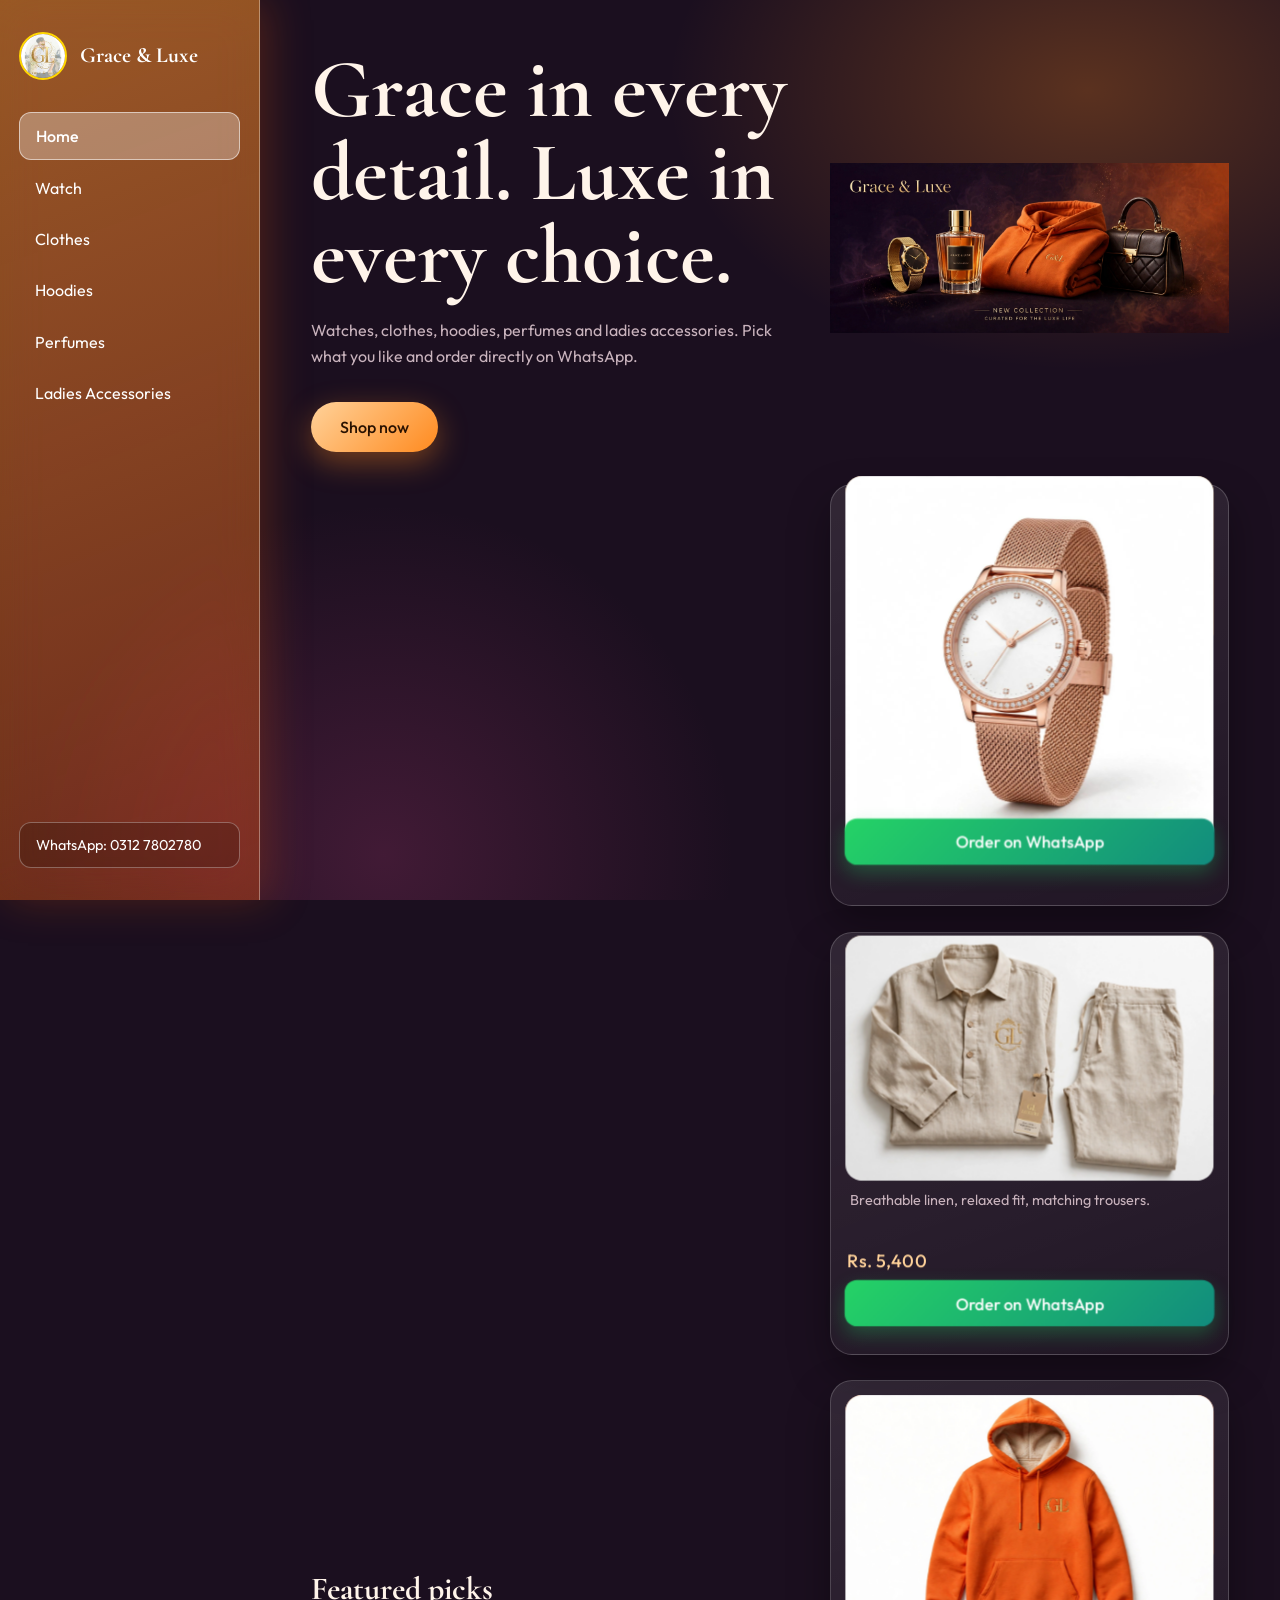
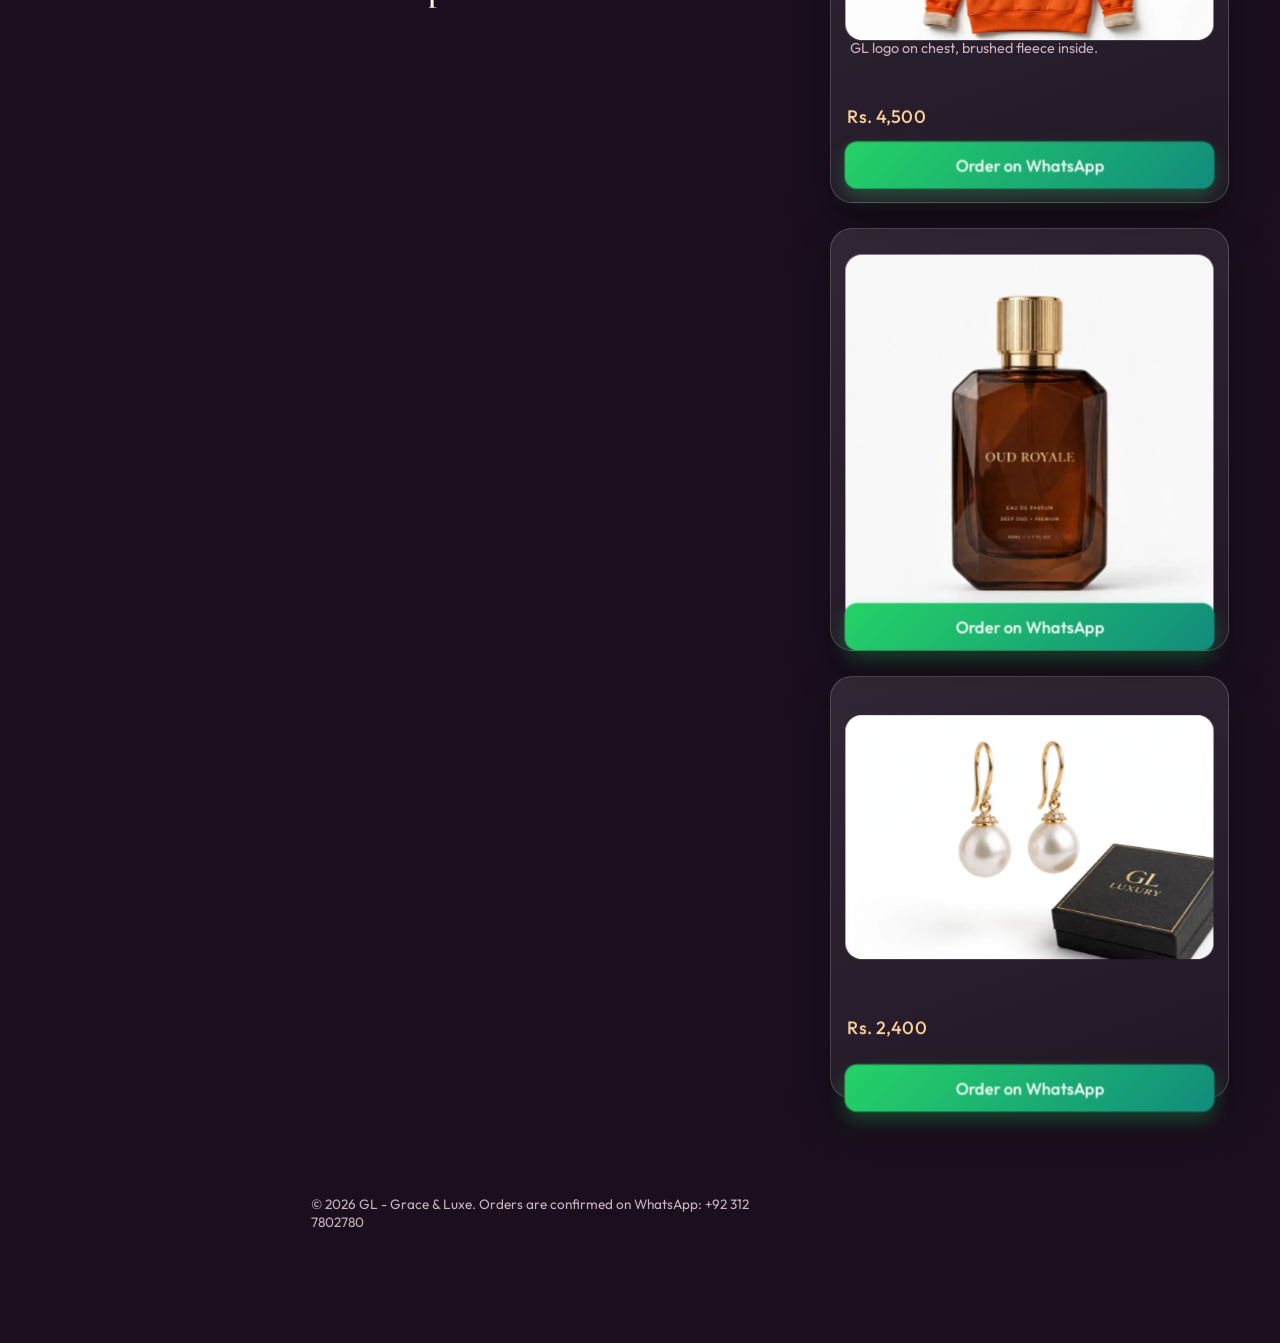
<file: GL Website/index.html>
<!DOCTYPE html>
<html lang="en">
<head>
<meta charset="UTF-8">
<meta name="viewport" content="width=device-width, initial-scale=1">
<title>GL - Grace & Luxe</title>
<link href="https://fonts.googleapis.com/css2?family=Cormorant+Garamond:wght@500;700&family=Outfit:wght@300;400;500&display=swap" rel="stylesheet">
<link rel="stylesheet" href="style.css">
</head>
<body>
<div class="bg-glow"></div>
<button class="menu-btn" id="menuBtn" aria-label="Open menu">☰</button>

<aside class="sidebar" id="sidebar">
  <a href="index.html" class="brand">
    <img src="logo.png" class="brand-mark-img" alt="GL Logo">
    <span class="brand-name">Grace &amp; Luxe</span>
  </a>
  <nav>
    <a href="index.html" class="active">Home</a>
    <a href="watch.html">Watch</a>
    <a href="clothes.html">Clothes</a>
    <a href="hoodies.html">Hoodies</a>
    <a href="perfumes.html">Perfumes</a>
    <a href="accessories.html">Ladies Accessories</a>
  </nav>
  <a class="side-wa" target="_blank" rel="noopener" href="https://wa.me/923127802780">WhatsApp: 0312 7802780</a>
</aside>

<main class="content">
  <section class="hero">
    <div>
      <h1>Grace in every detail. Luxe in every choice.</h1>
      <p>Watches, clothes, hoodies, perfumes and ladies accessories. Pick what you like and order directly on WhatsApp.</p>
      <a class="btn-main" href="watch.html">Shop now</a>
    </div>
    <div class="scene">
  <div class="hero-img">
    <img src="images/rr.jpg" alt="GL - Grace & Luxe" style="width: 100%; height: 200%; object-fit: cover;">
    
  </div>
</div>

  <h2 class="section-head">Featured picks</h2>
  <div class="grid" id="featured"></div>

  <footer>© 2026 GL - Grace &amp; Luxe. Orders are confirmed on WhatsApp: +92 312 7802780</footer>
</main>

<script src="script.js"></script>
</body>
</html>
</file>
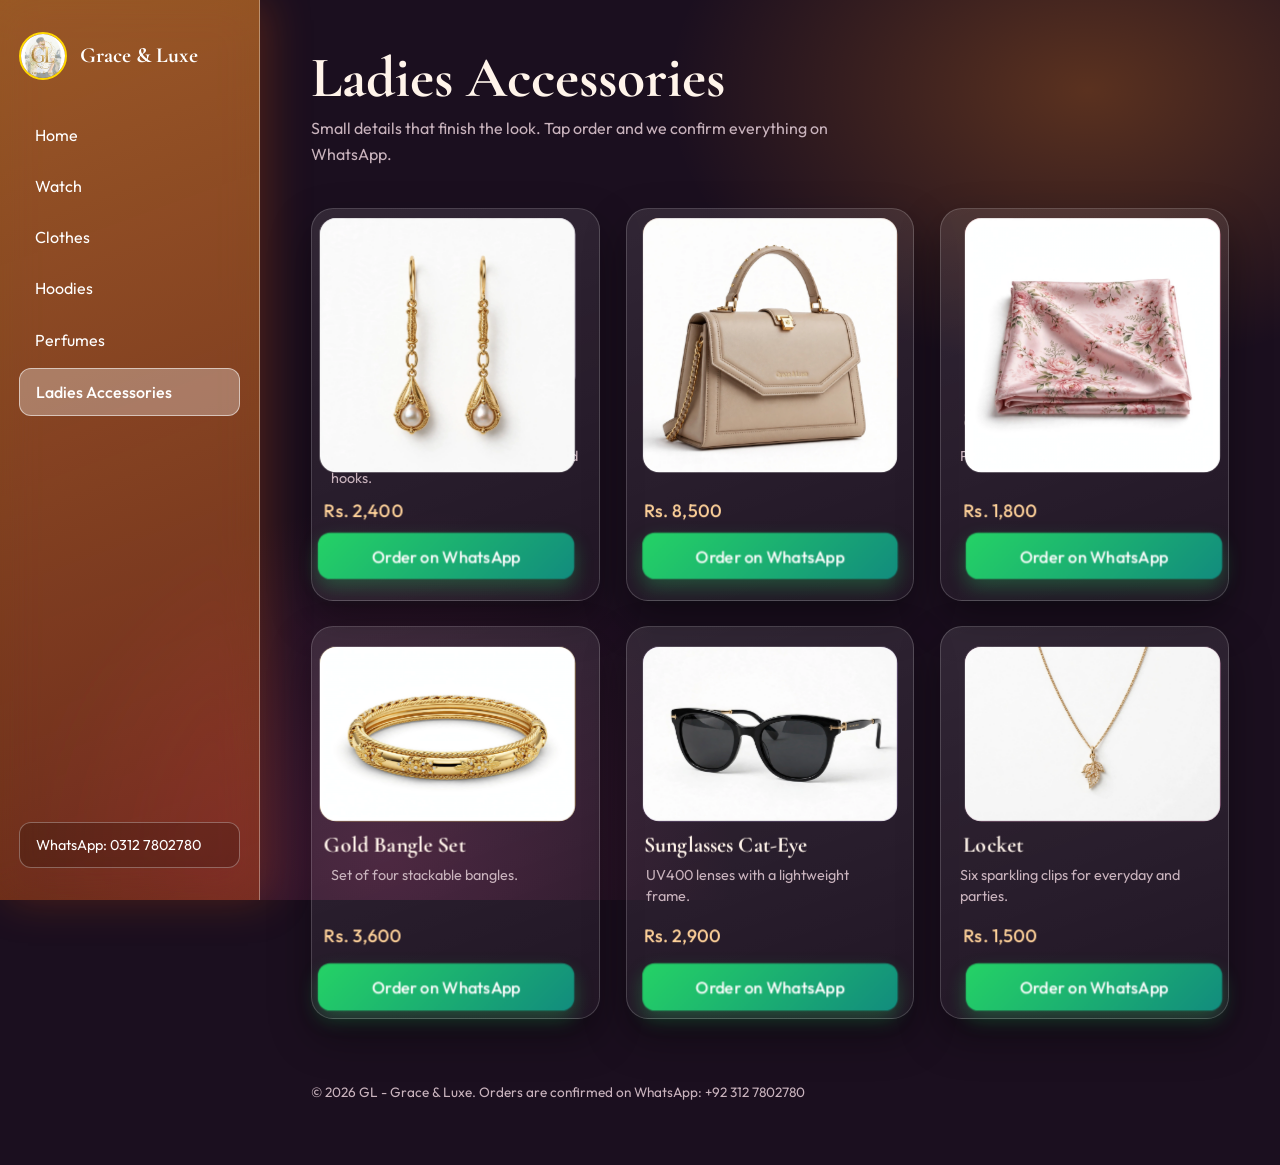
<file: GL Website/accessories.html>
<!DOCTYPE html>
<html lang="en">
<head>
<meta charset="UTF-8">
<meta name="viewport" content="width=device-width, initial-scale=1">
<title>Ladies Accessories | GL - Grace & Luxe</title>
<link href="https://fonts.googleapis.com/css2?family=Cormorant+Garamond:wght@500;700&family=Outfit:wght@300;400;500&display=swap" rel="stylesheet">
<link rel="stylesheet" href="style.css">
</head>
<body>
<div class="bg-glow"></div>
<button class="menu-btn" id="menuBtn" aria-label="Open menu">☰</button>

<aside class="sidebar" id="sidebar">
  <a href="index.html" class="brand">
    <img src="logo.png" class="brand-mark-img" alt="GL Logo">
    <span class="brand-name">Grace &amp; Luxe</span>
  </a>
  <nav>
    <a href="index.html">Home</a>
    <a href="watch.html">Watch</a>
    <a href="clothes.html">Clothes</a>
    <a href="hoodies.html">Hoodies</a>
    <a href="perfumes.html">Perfumes</a>
    <a href="accessories.html" class="active">Ladies Accessories</a>
  </nav>
  <a class="side-wa" target="_blank" rel="noopener" href="https://wa.me/923127802780">WhatsApp: 0312 7802780</a>
</aside>

<main class="content">
  <h1 class="page-title">Ladies Accessories</h1>
  <p class="page-sub">Small details that finish the look. Tap order and we confirm everything on WhatsApp.</p>

  <div class="grid" id="products"></div>

  <footer>© 2026 GL - Grace &amp; Luxe. Orders are confirmed on WhatsApp: +92 312 7802780</footer>
</main>

<script src="accessories.js"></script>
</body>
</html>
</file>
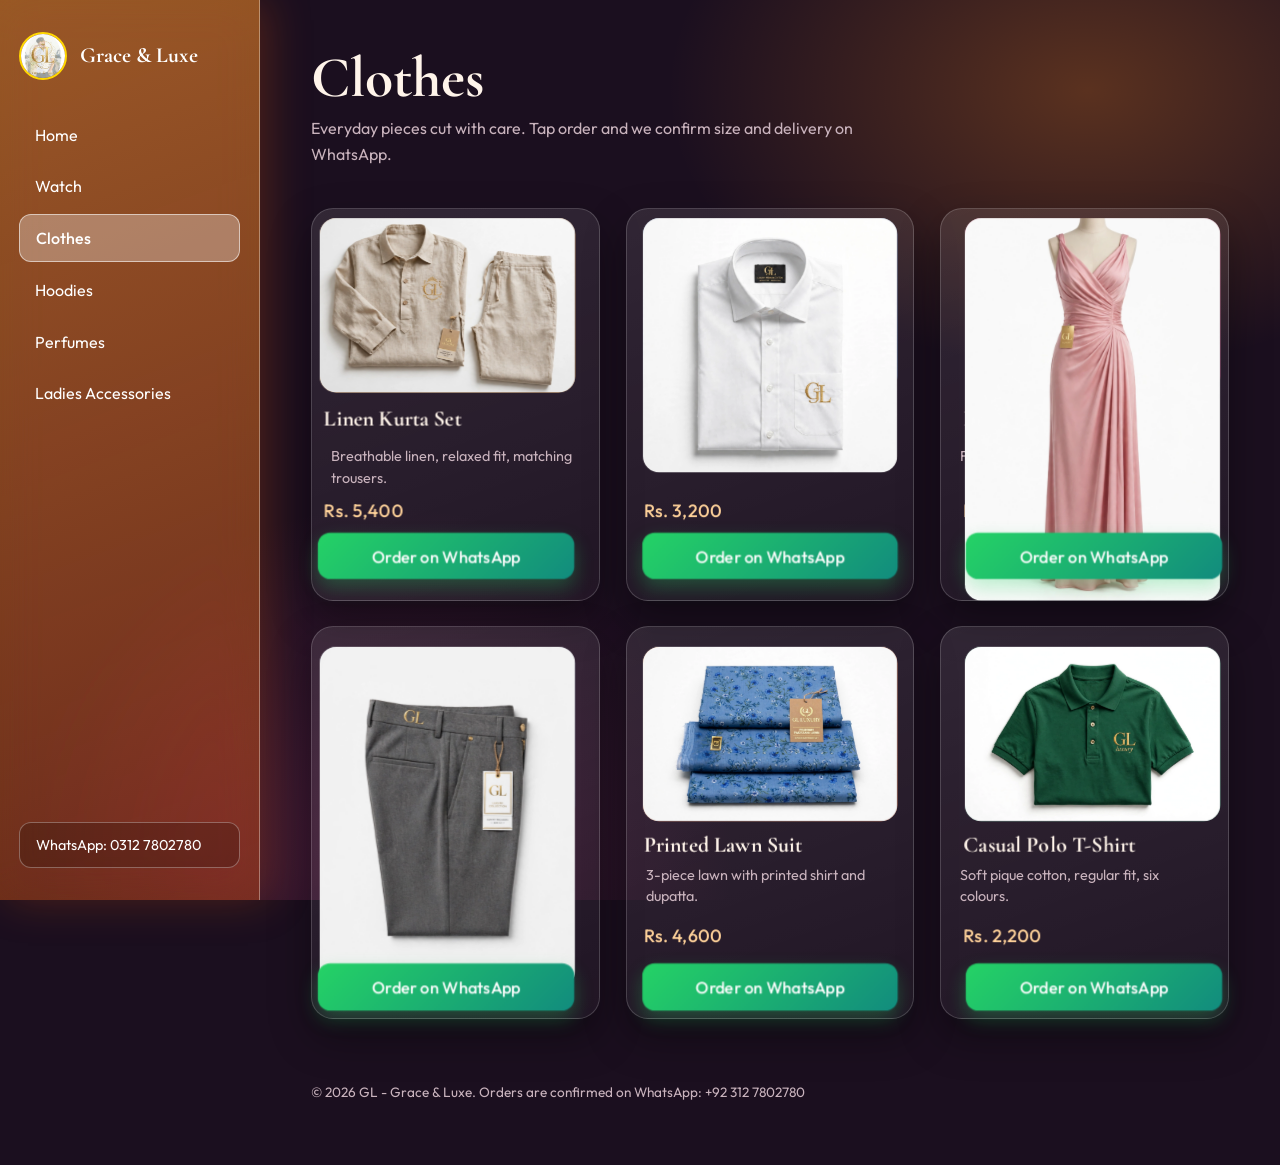
<file: GL Website/clothes.html>
<!DOCTYPE html>
<html lang="en">
<head>
<meta charset="UTF-8">
<meta name="viewport" content="width=device-width, initial-scale=1">
<title>Clothes | GL - Grace & Luxe</title>
<link href="https://fonts.googleapis.com/css2?family=Cormorant+Garamond:wght@500;700&family=Outfit:wght@300;400;500&display=swap" rel="stylesheet">
<link rel="stylesheet" href="style.css">
</head>
<body>
<div class="bg-glow"></div>
<button class="menu-btn" id="menuBtn" aria-label="Open menu">☰</button>

<aside class="sidebar" id="sidebar">
  <a href="index.html" class="brand">
    <img src="logo.png" class="brand-mark-img" alt="GL Logo">
    <span class="brand-name">Grace &amp; Luxe</span>
  </a>
  <nav>
    <a href="index.html">Home</a>
    <a href="watch.html">Watch</a>
    <a href="clothes.html" class="active">Clothes</a>
    <a href="hoodies.html">Hoodies</a>
    <a href="perfumes.html">Perfumes</a>
    <a href="accessories.html">Ladies Accessories</a>
  </nav>
  <a class="side-wa" target="_blank" rel="noopener" href="https://wa.me/923127802780">WhatsApp: 0312 7802780</a>
</aside>

<main class="content">
  <h1 class="page-title">Clothes</h1>
  <p class="page-sub">Everyday pieces cut with care. Tap order and we confirm size and delivery on WhatsApp.</p>

  <div class="grid" id="products"></div>

  <footer>© 2026 GL - Grace &amp; Luxe. Orders are confirmed on WhatsApp: +92 312 7802780</footer>
</main>

<script src="clothes.js"></script>
</body>
</html>
</file>
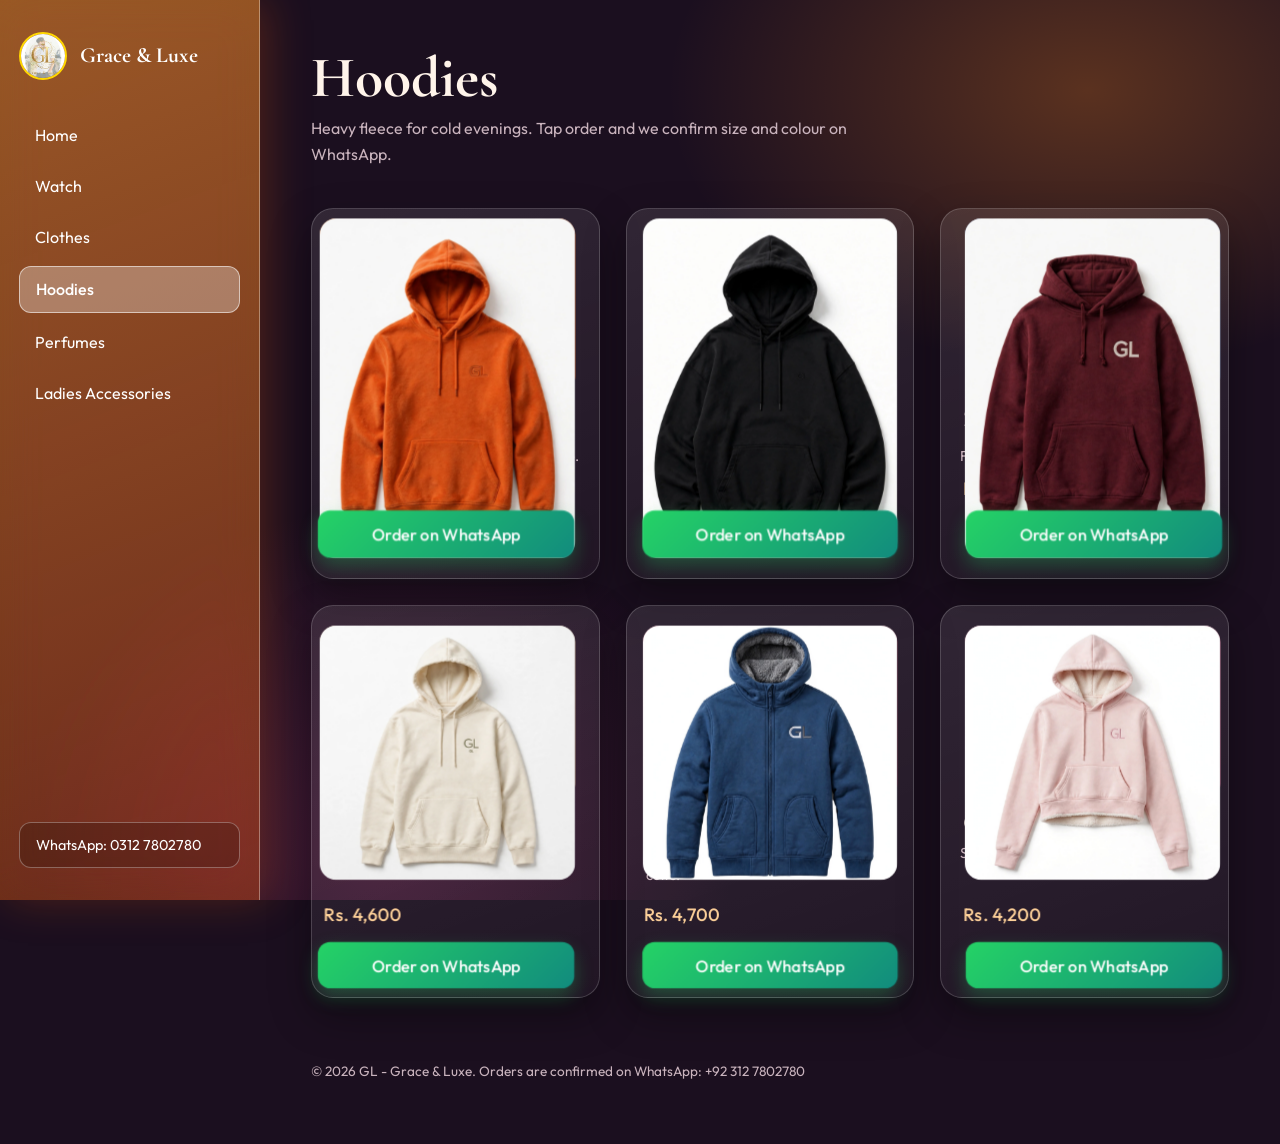
<file: GL Website/hoodies.html>
<!DOCTYPE html>
<html lang="en">
<head>
<meta charset="UTF-8">
<meta name="viewport" content="width=device-width, initial-scale=1">
<title>Hoodies | GL - Grace & Luxe</title>
<link href="https://fonts.googleapis.com/css2?family=Cormorant+Garamond:wght@500;700&family=Outfit:wght@300;400;500&display=swap" rel="stylesheet">
<link rel="stylesheet" href="style.css">
</head>
<body>
<div class="bg-glow"></div>
<button class="menu-btn" id="menuBtn" aria-label="Open menu">☰</button>

<aside class="sidebar" id="sidebar">
  <a href="index.html" class="brand">
  <img src="logo.png" class="brand-mark-img" alt="GL Logo">
    <span class="brand-name">Grace &amp; Luxe</span>
  </a>
  <nav>
    <a href="index.html">Home</a>
    <a href="watch.html">Watch</a>
    <a href="clothes.html">Clothes</a>
    <a href="hoodies.html" class="active">Hoodies</a>
    <a href="perfumes.html">Perfumes</a>
    <a href="accessories.html">Ladies Accessories</a>
  </nav>
  <a class="side-wa" target="_blank" rel="noopener" href="https://wa.me/923127802780">WhatsApp: 0312 7802780</a>
</aside>

<main class="content">
  <h1 class="page-title">Hoodies</h1>
  <p class="page-sub">Heavy fleece for cold evenings. Tap order and we confirm size and colour on WhatsApp.</p>

  <div class="grid" id="products"></div>

  <footer>© 2026 GL - Grace &amp; Luxe. Orders are confirmed on WhatsApp: +92 312 7802780</footer>
</main>

<script src="hoodies.js"></script>
</body>
</html>
</file>
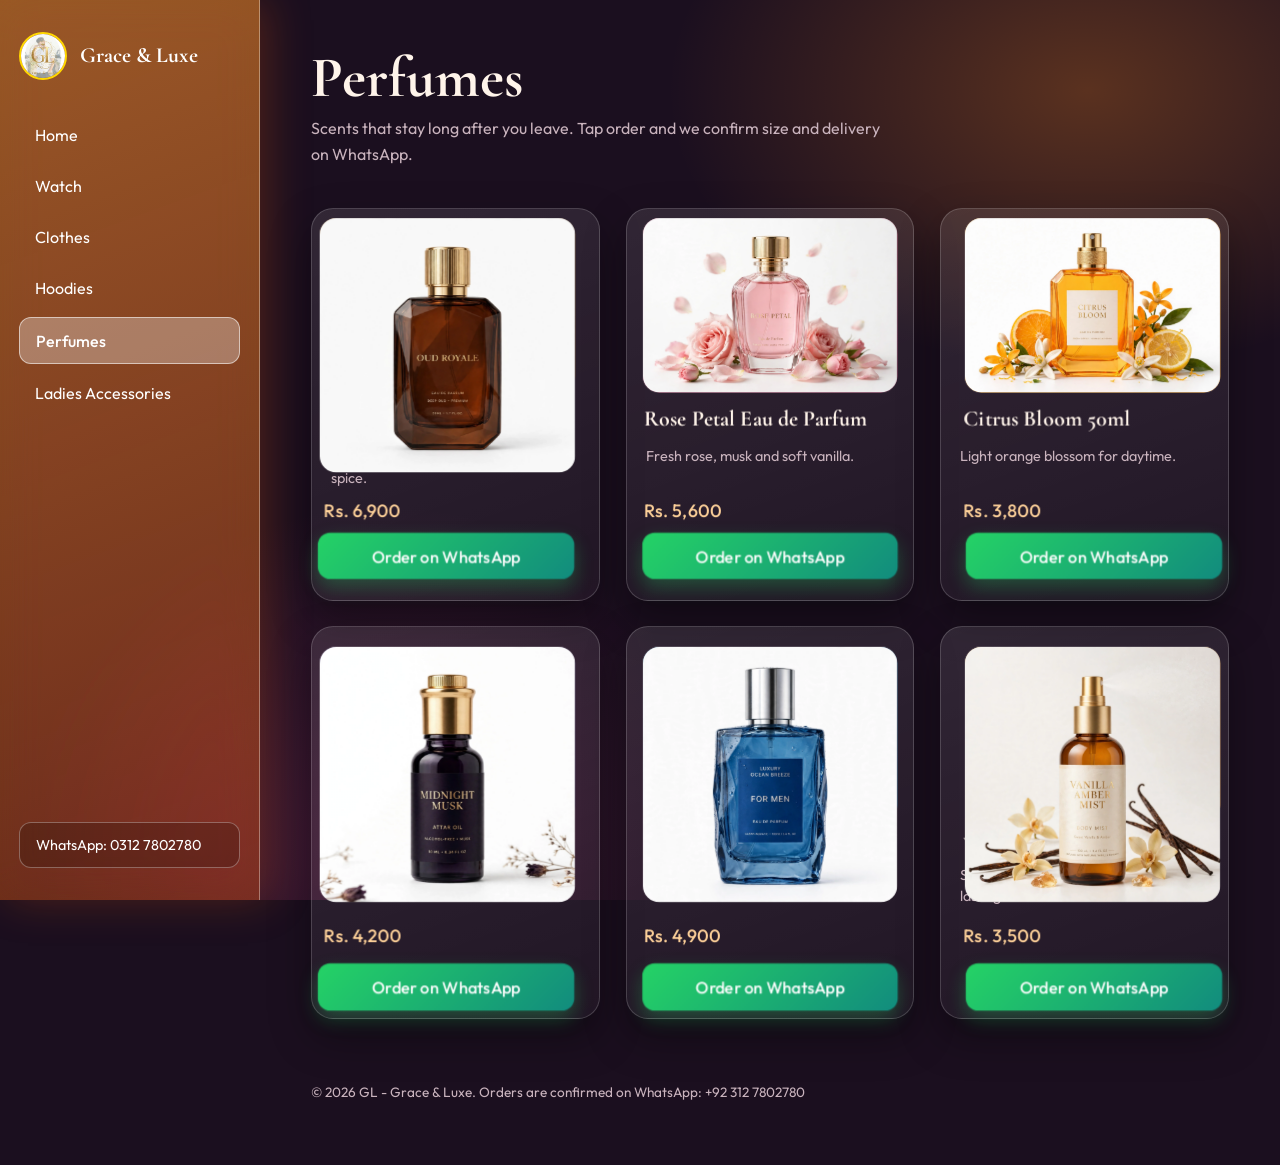
<file: GL Website/perfumes.html>
<!DOCTYPE html>
<html lang="en">
<head>
<meta charset="UTF-8">
<meta name="viewport" content="width=device-width, initial-scale=1">
<title>Perfumes | GL - Grace & Luxe</title>
<link href="https://fonts.googleapis.com/css2?family=Cormorant+Garamond:wght@500;700&family=Outfit:wght@300;400;500&display=swap" rel="stylesheet">
<link rel="stylesheet" href="style.css">
</head>
<body>
<div class="bg-glow"></div>
<button class="menu-btn" id="menuBtn" aria-label="Open menu">☰</button>

<aside class="sidebar" id="sidebar">
  <a href="index.html" class="brand">
   <img src="logo.png" class="brand-mark-img" alt="GL Logo">
    <span class="brand-name">Grace &amp; Luxe</span>
  </a>
  <nav>
    <a href="index.html">Home</a>
    <a href="watch.html">Watch</a>
    <a href="clothes.html">Clothes</a>
    <a href="hoodies.html">Hoodies</a>
    <a href="perfumes.html" class="active">Perfumes</a>
    <a href="accessories.html">Ladies Accessories</a>
  </nav>
  <a class="side-wa" target="_blank" rel="noopener" href="https://wa.me/923127802780">WhatsApp: 0312 7802780</a>
</aside>

<main class="content">
  <h1 class="page-title">Perfumes</h1>
  <p class="page-sub">Scents that stay long after you leave. Tap order and we confirm size and delivery on WhatsApp.</p>

  <div class="grid" id="products"></div>

  <footer>© 2026 GL - Grace &amp; Luxe. Orders are confirmed on WhatsApp: +92 312 7802780</footer>
</main>

<script src="perfumes.js"></script>
</body>
</html>
</file>
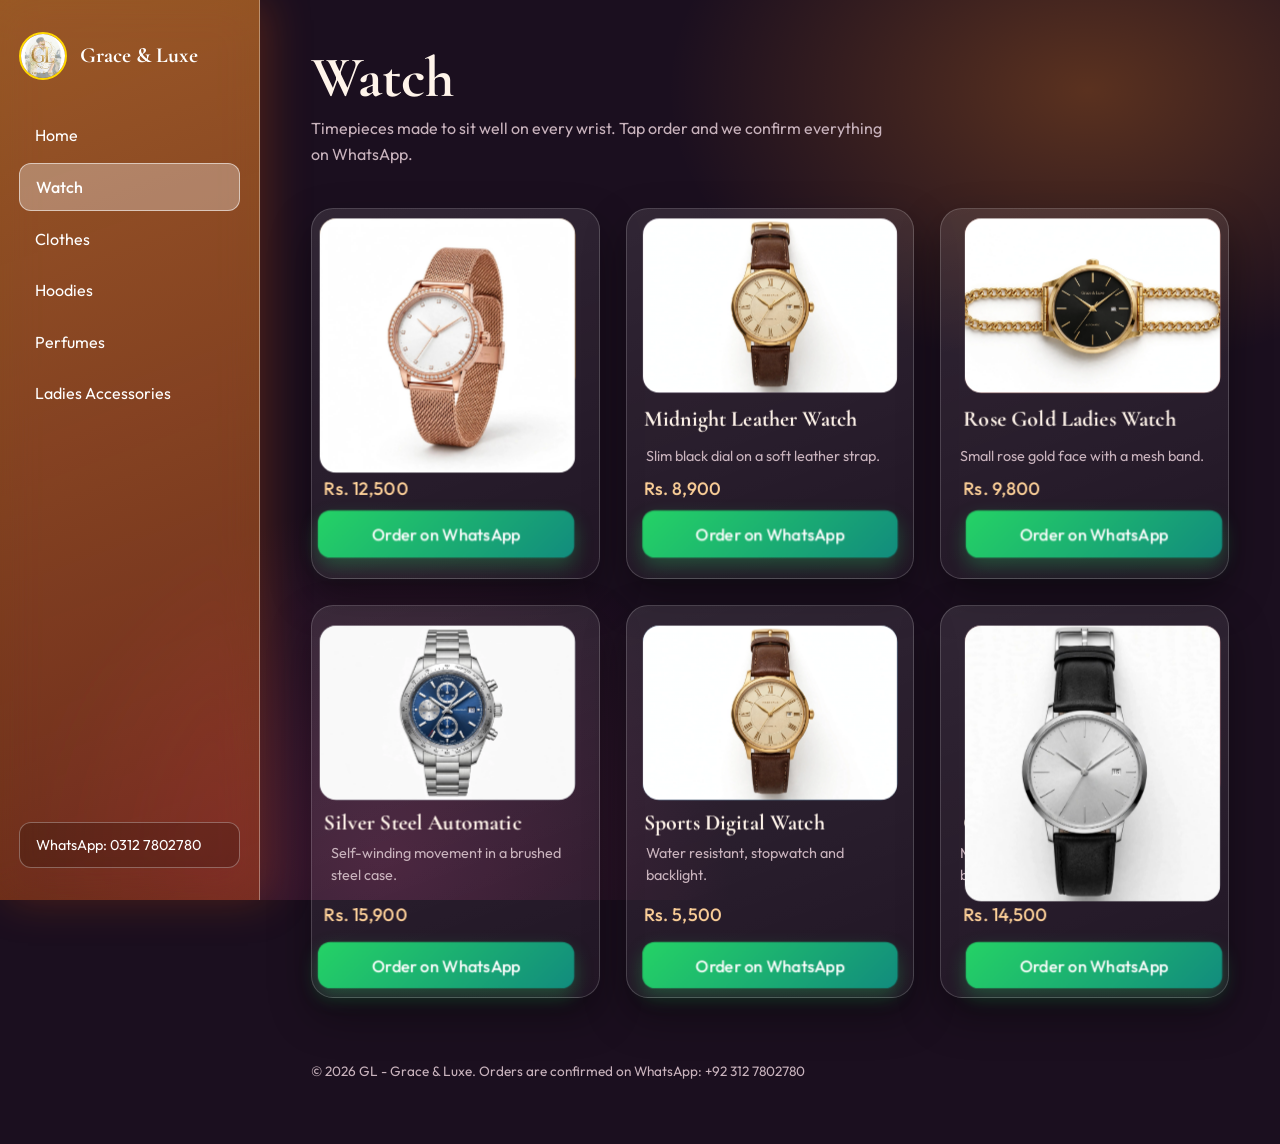
<file: GL Website/watch.html>
<!DOCTYPE html>
<html lang="en">
<head>
<meta charset="UTF-8">
<meta name="viewport" content="width=device-width, initial-scale=1">
<title>Watch | GL - Grace & Luxe</title>
<link href="https://fonts.googleapis.com/css2?family=Cormorant+Garamond:wght@500;700&family=Outfit:wght@300;400;500&display=swap" rel="stylesheet">
<link rel="stylesheet" href="style.css">
</head>
<body>
<div class="bg-glow"></div>
<button class="menu-btn" id="menuBtn" aria-label="Open menu">☰</button>

<aside class="sidebar" id="sidebar">
  <a href="index.html" class="brand">
    <img src="logo.png" class="brand-mark-img" alt="GL Logo">
    <span class="brand-name">Grace &amp; Luxe</span>
  </a>
  <nav>
    <a href="index.html">Home</a>
    <a href="watch.html" class="active">Watch</a>
    <a href="clothes.html">Clothes</a>
    <a href="hoodies.html">Hoodies</a>
    <a href="perfumes.html">Perfumes</a>
    <a href="accessories.html">Ladies Accessories</a>
  </nav>
  <a class="side-wa" target="_blank" rel="noopener" href="https://wa.me/923127802780">WhatsApp: 0312 7802780</a>
</aside>

<main class="content">
  <h1 class="page-title">Watch</h1>
  <p class="page-sub">Timepieces made to sit well on every wrist. Tap order and we confirm everything on WhatsApp.</p>

  <div class="grid" id="products"></div>

  <footer>© 2026 GL - Grace &amp; Luxe. Orders are confirmed on WhatsApp: +92 312 7802780</footer>
</main>

<script src="watch.js"></script>
</body>
</html>
</file>
<file: GL Website/style.css>
:root{
  --bg:#1b0f1f; --ink:#fff4ea; --muted:#c9b3bd;
  --orange:#ff8a1f; --gold:#ffd29a; --side-w:260px;
}
*{box-sizing:border-box;margin:0;padding:0}
body{font-family:'Outfit',system-ui,sans-serif;background:var(--bg);color:var(--ink);min-height:100vh;overflow-x:hidden}
.bg-glow{
  position:fixed;inset:0;z-index:-1;
  background:
    radial-gradient(600px 400px at 85% 10%,rgba(255,138,31,.28),transparent 70%),
    radial-gradient(500px 500px at 30% 95%,rgba(180,60,120,.25),transparent 70%),
    var(--bg);
}

/* Glassy orange sidebar */
.sidebar{
  position:fixed;left:0;top:0;bottom:0;width:var(--side-w);z-index:20;
  display:flex;flex-direction:column;gap:2rem;padding:2rem 1.2rem;
  background:linear-gradient(160deg,rgba(255,150,40,.55),rgba(232,89,12,.38));
  backdrop-filter:blur(22px) saturate(160%);
  -webkit-backdrop-filter:blur(22px) saturate(160%);
  border-right:1px solid rgba(255,255,255,.35);
  box-shadow:8px 0 40px rgba(232,89,12,.25);
  transition:transform .35s ease;
}
.brand{display:flex;align-items:center;gap:.8rem;text-decoration:none;color:#fff}
.brand-mark{
  width:48px;height:48px;border-radius:14px;display:grid;place-items:center;
  font:700 1.4rem 'Cormorant Garamond',serif;
  background:rgba(255,255,255,.22);border:1px solid rgba(255,255,255,.5);
  overflow:hidden;padding:0;
}
.brand-mark img{
  width:48px;height:48px;object-fit:cover;display:block;border-radius:14px;
}
.brand-name{font:700 1.35rem 'Cormorant Garamond',serif;line-height:1.1}
.sidebar nav{display:flex;flex-direction:column;gap:.35rem}
.sidebar nav a{
  color:#fff;text-decoration:none;padding:.8rem 1rem;border-radius:12px;
  transition:background .25s,transform .25s;
}
.sidebar nav a:hover{background:rgba(255,255,255,.2);transform:translateX(6px)}
.sidebar nav a.active{background:rgba(255,255,255,.3);border:1px solid rgba(255,255,255,.55);font-weight:500}
.side-wa{
  margin-top:auto;color:#fff;text-decoration:none;font-size:.9rem;
  padding:.8rem 1rem;border-radius:12px;background:rgba(0,0,0,.18);
  border:1px solid rgba(255,255,255,.3);
}
.menu-btn{
  display:none;position:fixed;top:14px;left:14px;z-index:30;
  width:46px;height:46px;border-radius:12px;font-size:1.3rem;color:#fff;cursor:pointer;
  background:rgba(255,138,31,.7);border:1px solid rgba(255,255,255,.5);
}

/* Content + hero */
.content{margin-left:var(--side-w);padding:3rem clamp(1.2rem,4vw,4rem) 4rem}
.hero{display:grid;grid-template-columns:1.1fr .9fr;gap:2rem;align-items:center;min-height:70vh;margin-bottom:3rem}
.hero h1{font:700 clamp(2.8rem,6.5vw,5.2rem)/1 'Cormorant Garamond',serif}
.hero p{color:var(--muted);margin:1.2rem 0 2rem;max-width:44ch;line-height:1.65}
.btn-main{
  display:inline-block;padding:.95rem 1.8rem;border-radius:999px;text-decoration:none;
  color:#2a1200;font-weight:500;
  background:linear-gradient(135deg,var(--gold),var(--orange));
  box-shadow:0 10px 30px rgba(255,138,31,.4);transition:transform .25s;
}
.btn-main:hover{transform:translateY(-3px)}

/* 3D cube */
.cube{
  width:190px;height:190px;position:relative;
  transform-style:preserve-3d;
  animation:spin 14s linear infinite;
}
.face{
  position:absolute;inset:0;
  display:grid;place-items:center;overflow:hidden;
  backface-visibility:hidden;
  -webkit-backface-visibility:hidden;
  font:700 4.2rem 'Cormorant Garamond',serif;color:#fff;
  background:linear-gradient(145deg,#ff9a3c,#e8590c);
  border:1px solid rgba(255,255,255,.55);
  box-shadow:inset 0 0 40px rgba(255,255,255,.15);
}
.face img{width:100%;height:100%;object-fit:cover}

.front {transform:translateZ(95px)}
.right {transform:rotateY(90deg) translateZ(95px)}
.back  {transform:rotateY(180deg) translateZ(95px)}
.left  {transform:rotateY(-90deg) translateZ(95px)}
.top   {transform:rotateX(90deg) translateZ(95px)}
.bottom{transform:rotateX(-90deg) translateZ(95px)}

/* Product cards */
.section-head{font:700 2rem 'Cormorant Garamond',serif;margin:1rem 0 1.4rem}
.grid{display:grid;grid-template-columns:repeat(auto-fill,minmax(250px,1fr));gap:1.6rem;perspective:1200px}
.card{
  transform-style:preserve-3d;transition:transform .15s ease-out;
  border-radius:22px;padding:1.2rem;display:flex;flex-direction:column;gap:.7rem;
  background:linear-gradient(160deg,rgba(255,255,255,.1),rgba(255,255,255,.03));
  border:1px solid rgba(255,255,255,.18);box-shadow:0 18px 40px rgba(0,0,0,.35);
}
.thumb{
  height:170px;border-radius:16px;display:grid;place-items:center;font-size:4.6rem;
  background:radial-gradient(circle at 30% 20%,var(--c1),var(--c2));transform:translateZ(30px);
}
.card h3{font:700 1.35rem 'Cormorant Garamond',serif;transform:translateZ(20px)}
.card .desc{color:var(--muted);font-size:.9rem;line-height:1.5;flex:1}
.price{font-weight:500;color:var(--gold);font-size:1.1rem;transform:translateZ(20px)}
.wa-btn{
  display:flex;align-items:center;justify-content:center;
  padding:.8rem 1rem;border-radius:12px;text-decoration:none;color:#fff;font-weight:500;
  background:linear-gradient(135deg,#25d366,#128c7e);
  box-shadow:0 8px 20px rgba(37,211,102,.3);transform:translateZ(35px);transition:filter .2s;
}
.wa-btn:hover{filter:brightness(1.12)}
footer{margin-top:4rem;color:var(--muted);font-size:.85rem}

:focus-visible{outline:2px solid var(--gold);outline-offset:3px}
@media (prefers-reduced-motion:reduce){.cube{animation:none}.card{transition:none}}
@media (max-width:860px){
  .menu-btn{display:block}
  .sidebar{transform:translateX(-100%)}
  .sidebar.open{transform:none}
  .content{margin-left:0;padding-top:5rem}
  .hero{grid-template-columns:1fr;min-height:auto}
  .scene{height:280px}
}

/* Category pages */
.page-title{font:700 clamp(2.2rem,5vw,3.6rem)/1.05 'Cormorant Garamond',serif;margin-bottom:.5rem}
.page-sub{color:var(--muted);max-width:52ch;margin-bottom:2.5rem;line-height:1.6}
.thumb img{width:100%;height:100%;object-fit:cover;border-radius:16px}

.brand-mark-img {
  width: 48px;
  height: 48px;
  min-width: 48px;
  min-height: 48px;
  border-radius: 50%;
  object-fit: cover;
  display: block;
  border: 2px solid gold;
  background: #1b0f1f;
}

.face img{font-size:0;color:transparent}
</file>
